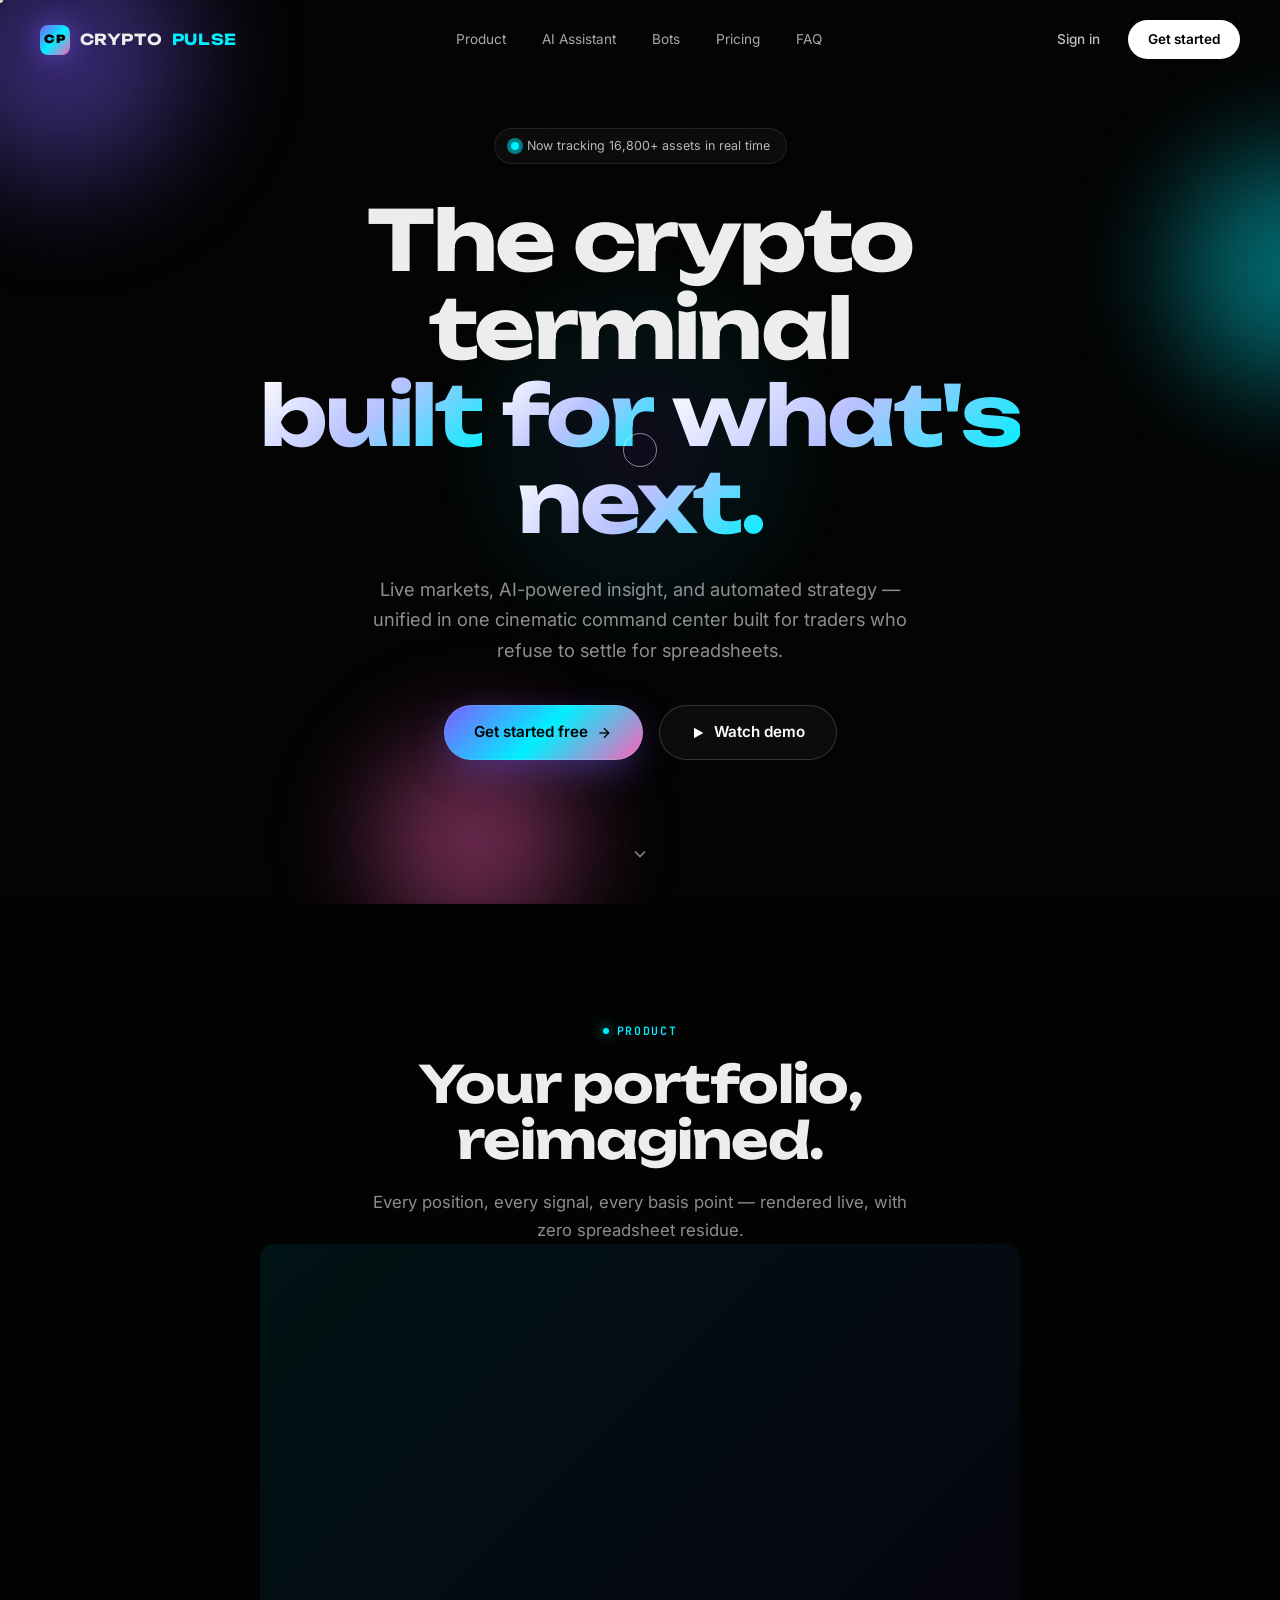
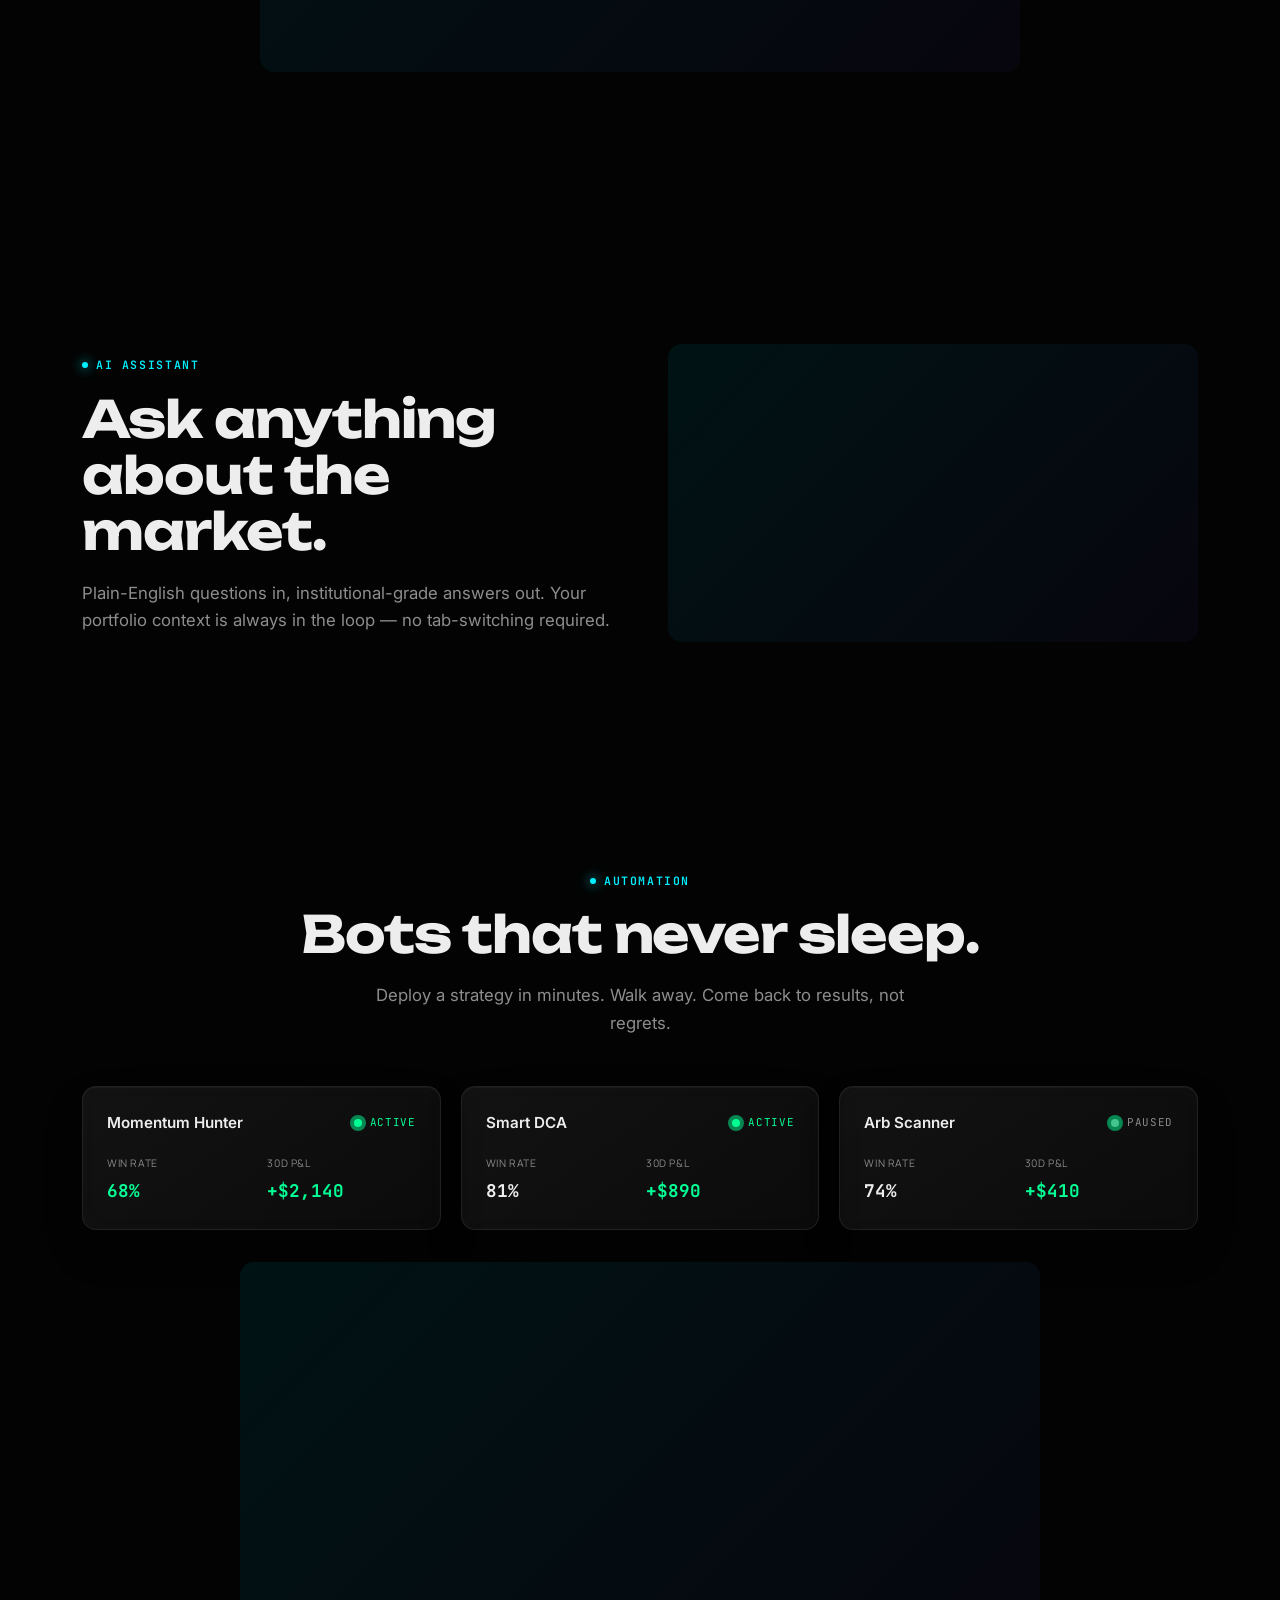
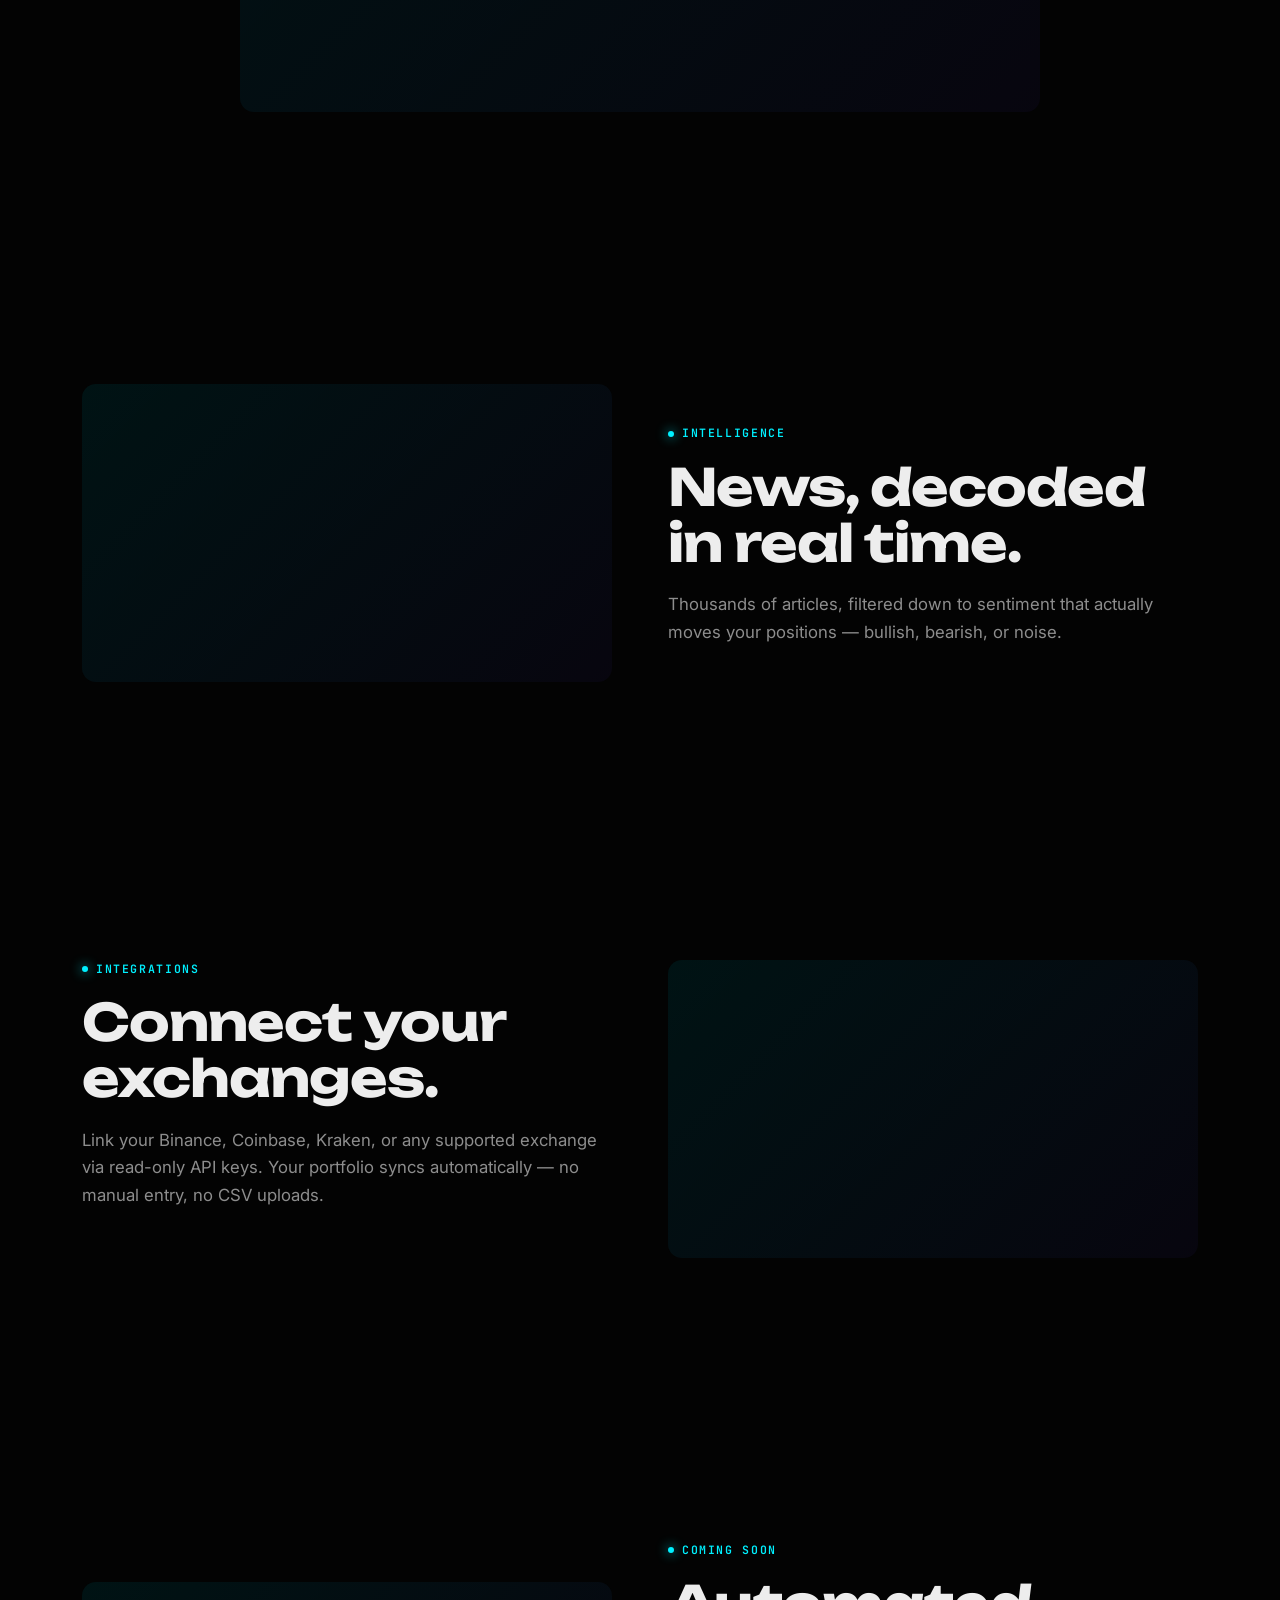
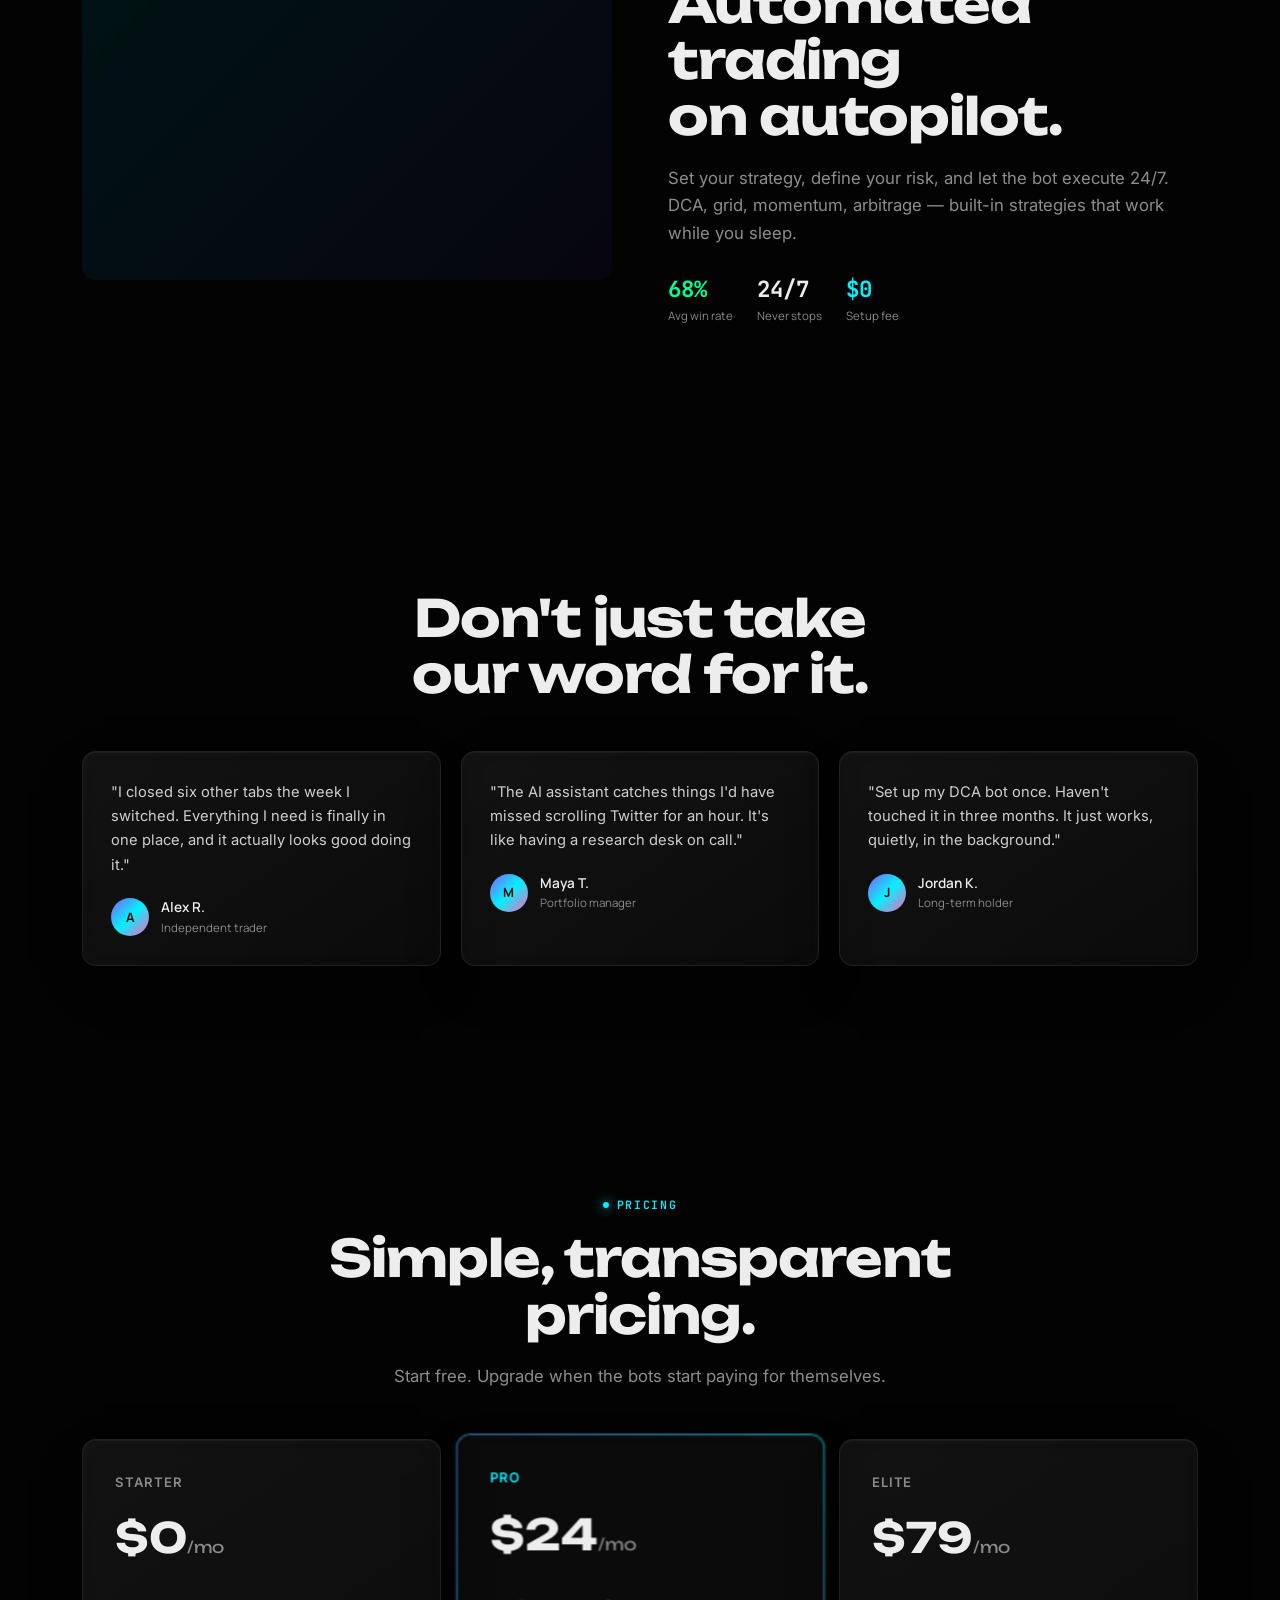
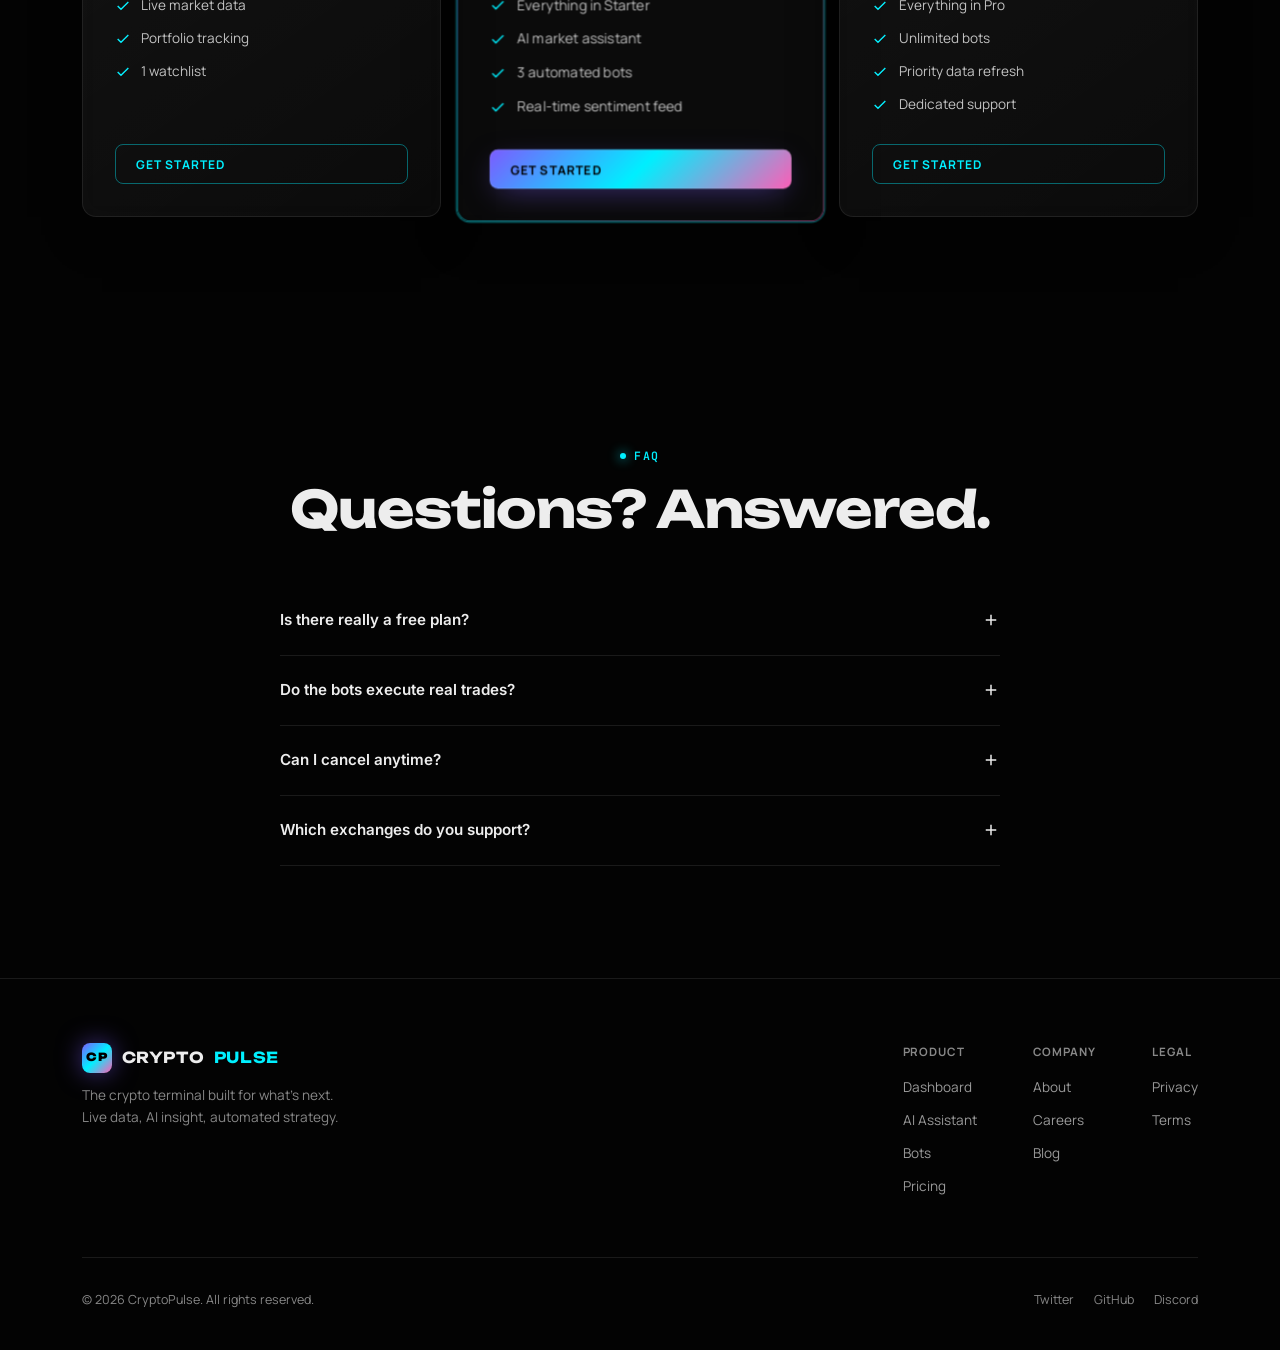
<file: index.html>
<!DOCTYPE html>
<html lang="en">
<head>
<meta charset="UTF-8">
<meta name="viewport" content="width=device-width, initial-scale=1.0">
<title>CryptoPulse — The Crypto Terminal Built for What's Next</title>
<!-- Preconnect to all external domains so connections start immediately -->
<link rel="preconnect" href="https://fonts.googleapis.com">
<link rel="preconnect" href="https://fonts.gstatic.com" crossorigin>
<link rel="preconnect" href="https://cdnjs.cloudflare.com">
<link rel="preconnect" href="https://cryptopulse-backend-ht7y.onrender.com">
<link rel="stylesheet" href="assets/styles.css">
<link rel="stylesheet" href="assets/premium.css">
<script src="https://cdnjs.cloudflare.com/ajax/libs/gsap/3.12.5/gsap.min.js" defer></script>
<style>
body { background: var(--bg-void); overflow-x: hidden; }
.noise-overlay { z-index: 9997; }

/* ── Nav ── */
.lp-nav {
  position: fixed; top: 0; left: 0; right: 0; z-index: 200;
  display: flex; align-items: center; justify-content: space-between;
  padding: 1.25rem 2.5rem; transition: background 0.3s, border-color 0.3s, padding 0.3s;
  border-bottom: 1px solid transparent;
}
.lp-nav.scrolled { background: rgba(3,3,3,0.75); backdrop-filter: blur(16px); border-color: var(--glass-border); padding: 0.9rem 2.5rem; }
.lp-logo { display: flex; align-items: center; gap: 0.6rem; font-family: var(--font-display); font-size: 0.95rem; font-weight: 700; letter-spacing: 0.04em; }
.lp-logo-icon { width: 30px; height: 30px; border-radius: 8px; background: var(--grad-aurora); display: grid; place-items: center; color: #000; font-weight: 900; font-size: 0.7rem; box-shadow: 0 0 24px rgba(124,92,255,0.5); }
.lp-nav-links { display: flex; gap: 2.25rem; font-family: var(--font-sans); font-size: 0.85rem; color: rgba(255,255,255,0.65); }
.lp-nav-links a { transition: color 0.2s; }
.lp-nav-links a:hover { color: #fff; }
.lp-nav-cta { display: flex; gap: 0.75rem; align-items: center; }
.btn-ghost-nav { font-family: var(--font-sans); font-size: 0.85rem; font-weight: 500; color: rgba(255,255,255,0.75); padding: 0.5rem 1rem; transition: color 0.2s; }
.btn-ghost-nav:hover { color: #fff; }
.btn-nav-primary {
  font-family: var(--font-sans); font-size: 0.85rem; font-weight: 600; color: #000;
  background: #fff; padding: 0.55rem 1.25rem; border-radius: 100px; transition: transform 0.2s, box-shadow 0.2s;
}
.btn-nav-primary:hover { box-shadow: 0 8px 24px -6px rgba(255,255,255,0.4); }
@media (max-width: 900px) { .lp-nav-links { display: none; } .lp-nav { padding: 1rem 1.25rem; } }

/* ── Hero ── */
.hero { min-height: 100vh; display: flex; flex-direction: column; align-items: center; justify-content: center; position: relative; padding: 8rem 2rem 4rem; text-align: center; }
.hero-content { position: relative; z-index: 5; max-width: 880px; }
.hero-badge {
  display: inline-flex; align-items: center; gap: 0.5rem; padding: 0.45rem 1rem;
  background: var(--glass-bg); border: 1px solid var(--glass-border); border-radius: 100px;
  font-family: var(--font-sans); font-size: 0.78rem; color: rgba(255,255,255,0.7); margin-bottom: 2rem;
}
.hero-badge .pulse-dot { background: var(--accent-cyan); }
.hero-badge .pulse-dot::after { background: var(--accent-cyan); }
.hero h1 {
  font-family: var(--font-display); font-size: clamp(2.6rem, 6.5vw, 5.2rem); font-weight: 700;
  letter-spacing: -0.03em; line-height: 1.05; margin-bottom: 1.75rem;
}
.hero h1 .word { display: inline-block; }
.hero-sub {
  font-family: var(--font-sans); font-size: 1.15rem; color: rgba(255,255,255,0.55); line-height: 1.65;
  max-width: 560px; margin: 0 auto 2.5rem;
}
.hero-cta { display: flex; gap: 1rem; justify-content: center; flex-wrap: wrap; margin-bottom: 5rem; }
.btn-hero-primary {
  font-family: var(--font-sans); font-weight: 600; font-size: 0.95rem; padding: 0.9rem 1.9rem;
  border-radius: 100px; background: var(--grad-aurora); color: #000; display: inline-flex; align-items: center; gap: 0.5rem;
  box-shadow: 0 0 0 1px rgba(255,255,255,0.1) inset, 0 12px 40px -10px rgba(124,92,255,0.6);
}
.btn-hero-outline {
  font-family: var(--font-sans); font-weight: 600; font-size: 0.95rem; padding: 0.9rem 1.9rem;
  border-radius: 100px; background: var(--glass-bg); border: 1px solid var(--glass-border-strong); color: #fff;
  display: inline-flex; align-items: center; gap: 0.5rem;
}

/* Hero 3D canvas */
.hero-mockup { position: relative; width: 100%; max-width: 920px; height: 400px; margin: 0 auto; z-index: 5; }

/* Hero video backgrounds */
.hero-video-bg {
  position: absolute; inset: 0; z-index: 0; overflow: hidden;
  display: flex; align-items: center; justify-content: center;
}
.hero-video-bg video {
  width: 100%; height: 100%; object-fit: cover; opacity: 0.35;
  filter: blur(1px);
}
.hero-video-bg::after {
  content: ''; position: absolute; inset: 0;
  background: linear-gradient(180deg, rgba(3,3,3,0.4) 0%, rgba(3,3,3,0.8) 70%, var(--bg-void) 100%);
  pointer-events: none;
}
.hero { position: relative; }
.hero-content { position: relative; z-index: 5; }

/* Feature video section */
.feature-video-row { display: grid; grid-template-columns: 1fr 1fr; gap: 2rem; align-items: center; margin-top: 3rem; }
.feature-video-card { border-radius: var(--radius-lg); overflow: hidden; position: relative; aspect-ratio: 16/9; background: #000; }
.feature-video-card video { width: 100%; height: 100%; object-fit: cover; }
.feature-video-card::after {
  content: ''; position: absolute; inset: 0;
  background: linear-gradient(135deg, rgba(0,240,255,0.08) 0%, rgba(124,92,252,0.06) 100%);
  pointer-events: none;
}
@media (max-width: 900px) { .feature-video-row { grid-template-columns: 1fr; } }
.scroll-cue { position: absolute; bottom: 2rem; left: 50%; transform: translateX(-50%); z-index: 5; opacity: 0.5; animation: bounceCue 2s ease-in-out infinite; }
@keyframes bounceCue { 0%,100% { transform: translate(-50%,0); } 50% { transform: translate(-50%,8px); } }

/* ── Generic showcase layout ── */
.showcase-grid { display: grid; grid-template-columns: 1fr 1fr; gap: 3.5rem; align-items: center; margin-top: 3rem; }
.showcase-grid.reverse { direction: rtl; }
.showcase-grid.reverse > * { direction: ltr; }
@media (max-width: 900px) { .showcase-grid { grid-template-columns: 1fr; } }

/* ── Product demo mockup ── */
.demo-panel { padding: 1.75rem; }
.demo-stat-row { display: flex; gap: 1rem; margin-bottom: 1.25rem; }
.demo-stat { flex: 1; padding: 0.9rem; border-radius: var(--radius); background: rgba(255,255,255,0.03); }
.demo-bars { display: flex; align-items: flex-end; gap: 6px; height: 90px; margin-top: 1rem; }
.demo-bar { flex: 1; background: linear-gradient(180deg, var(--accent-cyan), rgba(0,240,255,0.1)); border-radius: 3px 3px 0 0; transition: height 1.2s var(--ease-out-expo); }

/* ── AI assistant chat mockup ── */
.chat-mockup { padding: 1.5rem; display: flex; flex-direction: column; gap: 0.875rem; }
.chat-bubble { max-width: 85%; padding: 0.7rem 1rem; border-radius: 14px; font-family: var(--font-sans); font-size: 0.85rem; line-height: 1.5; }
.chat-bubble.user { background: rgba(255,255,255,0.06); align-self: flex-end; border-radius: 14px 14px 4px 14px; }
.chat-bubble.ai { background: linear-gradient(135deg, rgba(124,92,255,0.15), rgba(0,240,255,0.08)); border: 1px solid rgba(124,92,255,0.2); align-self: flex-start; border-radius: 14px 14px 14px 4px; }
.typing-dots { display: inline-flex; gap: 3px; align-items: center; }
.typing-dots span { width: 5px; height: 5px; border-radius: 50%; background: var(--accent-cyan); animation: typingBounce 1.2s infinite; }
.typing-dots span:nth-child(2) { animation-delay: 0.15s; }
.typing-dots span:nth-child(3) { animation-delay: 0.3s; }
@keyframes typingBounce { 0%,60%,100% { transform: translateY(0); opacity: 0.4; } 30% { transform: translateY(-4px); opacity: 1; } }

/* ── Bots grid ── */
.bots-grid { display: grid; grid-template-columns: repeat(3, 1fr); gap: 1.25rem; margin-top: 3rem; }
.bot-card { padding: 1.5rem; }
.bot-card-header { display: flex; align-items: center; justify-content: space-between; margin-bottom: 1.25rem; }
.bot-name { font-family: var(--font-sans); font-weight: 600; font-size: 0.95rem; }
.bot-status { display: flex; align-items: center; gap: 0.5rem; font-family: var(--font-mono); font-size: 0.68rem; color: var(--accent-green); text-transform: uppercase; letter-spacing: 0.06em; }
.bot-stat-grid { display: grid; grid-template-columns: 1fr 1fr; gap: 0.75rem; }
.bot-stat-label { font-size: 0.65rem; color: var(--fg-muted); text-transform: uppercase; letter-spacing: 0.06em; margin-bottom: 0.3rem; }
.bot-stat-val { font-family: var(--font-mono); font-size: 1.1rem; font-weight: 700; }
@media (max-width: 900px) { .bots-grid { grid-template-columns: 1fr; } }

/* ── News intelligence mockup ── */
.news-mockup-list { display: flex; flex-direction: column; gap: 0.75rem; }
.news-mockup-item { padding: 1rem 1.1rem; display: flex; align-items: center; gap: 1rem; }
.sentiment-badge { font-family: var(--font-mono); font-size: 0.62rem; font-weight: 700; padding: 0.25rem 0.6rem; border-radius: 100px; text-transform: uppercase; letter-spacing: 0.05em; flex-shrink: 0; }
.sentiment-bull { background: rgba(0,255,148,0.12); color: var(--accent-green); }
.sentiment-bear { background: rgba(255,46,46,0.12); color: #ff5e5e; }
.sentiment-neutral { background: rgba(255,255,255,0.08); color: rgba(255,255,255,0.6); }

/* ── Testimonials ── */
.testi-grid { display: grid; grid-template-columns: repeat(3, 1fr); gap: 1.25rem; margin-top: 3rem; }
.testi-card { padding: 1.75rem; }
.testi-quote { font-family: var(--font-sans); font-size: 0.92rem; line-height: 1.65; color: rgba(255,255,255,0.8); margin-bottom: 1.25rem; }
.testi-author { display: flex; align-items: center; gap: 0.75rem; }
.testi-avatar { width: 38px; height: 38px; border-radius: 50%; background: var(--grad-aurora); display: grid; place-items: center; font-weight: 700; font-size: 0.8rem; color: #000; }
.testi-name { font-size: 0.85rem; font-weight: 600; }
.testi-role { font-size: 0.72rem; color: var(--fg-muted); }
@media (max-width: 900px) { .testi-grid { grid-template-columns: 1fr; } }

/* ── Pricing ── */
.pricing-grid { display: grid; grid-template-columns: repeat(3, 1fr); gap: 1.25rem; margin-top: 3rem; align-items: stretch; }
.price-card { padding: 2rem; display: flex; flex-direction: column; }
.price-card.featured { border-color: rgba(0,240,255,0.4) !important; transform: scale(1.03); }
.price-tier { font-family: var(--font-sans); font-size: 0.82rem; font-weight: 600; color: var(--fg-muted); text-transform: uppercase; letter-spacing: 0.06em; margin-bottom: 0.75rem; }
.price-amount { font-family: var(--font-display); font-size: 2.6rem; font-weight: 700; margin-bottom: 1.5rem; }
.price-amount span { font-size: 1rem; font-weight: 400; color: var(--fg-muted); }
.price-features { display: flex; flex-direction: column; gap: 0.7rem; margin-bottom: 1.75rem; flex: 1; }
.price-feature { display: flex; align-items: center; gap: 0.65rem; font-size: 0.85rem; color: rgba(255,255,255,0.75); }
.price-feature svg { flex-shrink: 0; color: var(--accent-cyan); }
@media (max-width: 900px) { .pricing-grid { grid-template-columns: 1fr; } .price-card.featured { transform: none; } }

/* ── FAQ ── */
.faq-list { max-width: 720px; margin: 3rem auto 0; }
.faq-item { border-bottom: 1px solid var(--glass-border); padding: 1.4rem 0; cursor: pointer; }
.faq-q { display: flex; align-items: center; justify-content: space-between; font-family: var(--font-sans); font-weight: 600; font-size: 0.95rem; }
.faq-icon { transition: transform 0.3s var(--ease-out-expo); flex-shrink: 0; }
.faq-item.open .faq-icon { transform: rotate(45deg); }
.faq-a { font-family: var(--font-sans); font-size: 0.85rem; color: rgba(255,255,255,0.55); line-height: 1.65; max-height: 0; overflow: hidden; transition: max-height 0.35s var(--ease-out-expo), opacity 0.3s; opacity: 0; }
.faq-item.open .faq-a { max-height: 200px; opacity: 1; margin-top: 0.9rem; }

/* ── Footer ── */
.lp-footer { border-top: 1px solid var(--glass-border); padding: 4rem 0 2.5rem; }
.footer-top { display: flex; justify-content: space-between; gap: 3rem; margin-bottom: 3rem; flex-wrap: wrap; }
.footer-brand-sub { font-size: 0.85rem; color: var(--fg-muted); margin-top: 0.75rem; max-width: 260px; line-height: 1.6; }
.footer-cols { display: flex; gap: 3.5rem; flex-wrap: wrap; }
.footer-col-title { font-size: 0.72rem; font-weight: 700; letter-spacing: 0.08em; text-transform: uppercase; color: var(--fg-muted); margin-bottom: 1rem; }
.footer-col a { display: block; font-size: 0.85rem; color: rgba(255,255,255,0.6); margin-bottom: 0.7rem; transition: color 0.2s; }
.footer-col a:hover { color: #fff; }
.footer-bottom { display: flex; justify-content: space-between; align-items: center; padding-top: 2rem; border-top: 1px solid var(--glass-border); font-size: 0.78rem; color: var(--fg-muted); flex-wrap: wrap; gap: 1rem; }
</style>
</head>
<body>

<div class="noise-overlay"></div>

<nav class="lp-nav" id="lp-nav">
  <div class="lp-logo"><div class="lp-logo-icon">CP</div>CRYPTO<span style="color:var(--accent-cyan)">PULSE</span></div>
  <div class="lp-nav-links">
    <a href="#product">Product</a>
    <a href="#ai">AI Assistant</a>
    <a href="#bots">Bots</a>
    <a href="#pricing">Pricing</a>
    <a href="#faq">FAQ</a>
  </div>
  <div class="lp-nav-cta">
    <a href="login.html" class="btn-ghost-nav">Sign in</a>
    <a href="login.html" class="btn-nav-primary" data-magnetic>Get started</a>
  </div>
</nav>

<!-- ── HERO ── -->
<section class="hero">
  <div class="hero-video-bg">
    <video autoplay muted loop playsinline preload="metadata">
      <source src="assets/hero-video-1.mp4" type="video/mp4">
    </video>
  </div>
  <div class="aurora-bg"><div class="aurora-blob b1"></div><div class="aurora-blob b2"></div><div class="aurora-blob b3"></div></div>
  <div class="hero-content">
    <div class="hero-badge" id="hero-badge"><span class="pulse-dot"></span> Now tracking 16,800+ assets in real time</div>
    <h1 id="hero-title">
      <span class="word">The</span> <span class="word">crypto</span> <span class="word">terminal</span><br>
      <span class="word text-gradient">built</span> <span class="word text-gradient">for</span> <span class="word text-gradient">what's</span> <span class="word text-gradient">next.</span>
    </h1>
    <p class="hero-sub" id="hero-sub">Live markets, AI-powered insight, and automated strategy — unified in one cinematic command center built for traders who refuse to settle for spreadsheets.</p>
    <div class="hero-cta" id="hero-cta">
      <a href="login.html" class="btn-hero-primary" data-magnetic>
        Get started free
        <svg width="16" height="16" viewBox="0 0 24 24" fill="none" stroke="currentColor" stroke-width="2"><line x1="5" y1="12" x2="19" y2="12"/><polyline points="12 5 19 12 12 19"/></svg>
      </a>
      <a href="#product" class="btn-hero-outline" data-magnetic>
        <svg width="16" height="16" viewBox="0 0 24 24" fill="currentColor"><polygon points="6 4 20 12 6 20"/></svg>
        Watch demo
      </a>
    </div>
  </div>

  </div>

  <a href="#product" class="scroll-cue"><svg width="20" height="20" viewBox="0 0 24 24" fill="none" stroke="white" stroke-width="2"><polyline points="6 9 12 15 18 9"/></svg></a>
</section>

<!-- ── PRODUCT DEMO ── -->
<section class="section" id="product">
  <div class="section-inner">
    <div style="text-align:center;max-width:680px;margin:0 auto">
      <div class="eyebrow" data-reveal>Product</div>
      <h2 class="section-title" data-reveal>Your portfolio,<br>reimagined.</h2>
      <p class="section-sub" style="margin:0 auto" data-reveal data-reveal-delay="1">Every position, every signal, every basis point — rendered live, with zero spreadsheet residue.</p>
    </div>
    <div class="feature-video-card" style="max-width:760px;margin:0 auto" data-reveal data-reveal-delay="2">
      <video autoplay muted loop playsinline preload="metadata" loading="lazy">
        <source src="assets/hero-video-2.mp4" type="video/mp4">
      </video>
    </div>
  </div>
</section>

<!-- ── AI ASSISTANT ── -->
<section class="section" id="ai">
  <div class="section-inner">
    <div class="showcase-grid">
      <div>
        <div class="eyebrow" data-reveal>AI Assistant</div>
        <h2 class="section-title" data-reveal>Ask anything<br>about the market.</h2>
        <p class="section-sub" data-reveal data-reveal-delay="1">Plain-English questions in, institutional-grade answers out. Your portfolio context is always in the loop — no tab-switching required.</p>
      </div>
      <div class="feature-video-card" data-reveal data-reveal-delay="2">
        <video autoplay muted loop playsinline preload="metadata" loading="lazy">
          <source src="assets/vid-ai.mp4" type="video/mp4">
        </video>
      </div>
    </div>
  </div>
</section>

<!-- ── TRADING BOTS ── -->
<section class="section" id="bots">
  <div class="section-inner">
    <div style="text-align:center;max-width:680px;margin:0 auto">
      <div class="eyebrow" data-reveal>Automation</div>
      <h2 class="section-title" data-reveal>Bots that never sleep.</h2>
      <p class="section-sub" style="margin:0 auto" data-reveal data-reveal-delay="1">Deploy a strategy in minutes. Walk away. Come back to results, not regrets.</p>
    </div>
    <div class="bots-grid">
      <div class="card bot-card" data-reveal data-reveal-delay="1">
        <div class="bot-card-header"><span class="bot-name">Momentum Hunter</span><span class="bot-status"><span class="pulse-dot"></span>Active</span></div>
        <div class="bot-stat-grid">
          <div><div class="bot-stat-label">Win rate</div><div class="bot-stat-val" style="color:var(--accent-green)">68%</div></div>
          <div><div class="bot-stat-label">30d P&L</div><div class="bot-stat-val" style="color:var(--accent-green)">+$2,140</div></div>
        </div>
      </div>
      <div class="card bot-card" data-reveal data-reveal-delay="2">
        <div class="bot-card-header"><span class="bot-name">Smart DCA</span><span class="bot-status"><span class="pulse-dot"></span>Active</span></div>
        <div class="bot-stat-grid">
          <div><div class="bot-stat-label">Win rate</div><div class="bot-stat-val">81%</div></div>
          <div><div class="bot-stat-label">30d P&L</div><div class="bot-stat-val" style="color:var(--accent-green)">+$890</div></div>
        </div>
      </div>
      <div class="card bot-card" data-reveal data-reveal-delay="3">
        <div class="bot-card-header"><span class="bot-name">Arb Scanner</span><span class="bot-status" style="color:var(--fg-muted)"><span class="pulse-dot" style="background:var(--fg-muted)"></span>Paused</span></div>
        <div class="bot-stat-grid">
          <div><div class="bot-stat-label">Win rate</div><div class="bot-stat-val">74%</div></div>
          <div><div class="bot-stat-label">30d P&L</div><div class="bot-stat-val" style="color:var(--accent-green)">+$410</div></div>
        </div>
      </div>
    </div>
    <div class="feature-video-card" style="max-width:800px;margin:2rem auto 0" data-reveal data-reveal-delay="4">
      <video autoplay muted loop playsinline preload="metadata" loading="lazy">
        <source src="assets/vid-product.mp4" type="video/mp4">
      </video>
    </div>
  </div>
</section>

<!-- ── NEWS INTELLIGENCE ── -->
<section class="section" id="news">
  <div class="section-inner">
    <div class="showcase-grid reverse">
      <div>
        <div class="eyebrow" data-reveal>Intelligence</div>
        <h2 class="section-title" data-reveal>News, decoded<br>in real time.</h2>
        <p class="section-sub" data-reveal data-reveal-delay="1">Thousands of articles, filtered down to sentiment that actually moves your positions — bullish, bearish, or noise.</p>
      </div>
      <div class="feature-video-card" data-reveal data-reveal-delay="2">
        <video autoplay muted loop playsinline preload="metadata" loading="lazy">
          <source src="assets/vid-news.mp4" type="video/mp4">
        </video>
      </div>
    </div>
  </div>
</section>

<!-- ── EXCHANGE CONNECTION ── -->
<section class="section" id="exchange">
  <div class="section-inner">
    <div class="showcase-grid">
      <div>
        <div class="eyebrow" data-reveal>Integrations</div>
        <h2 class="section-title" data-reveal>Connect your<br>exchanges.</h2>
        <p class="section-sub" data-reveal data-reveal-delay="1">Link your Binance, Coinbase, Kraken, or any supported exchange via read-only API keys. Your portfolio syncs automatically — no manual entry, no CSV uploads.</p>
        <div style="display:flex;gap:0.75rem;margin-top:1.5rem;flex-wrap:wrap" data-reveal data-reveal-delay="2">
          <span class="sentiment-badge sentiment-bull" style="font-size:0.72rem;padding:0.35rem 0.8rem">Binance</span>
          <span class="sentiment-badge sentiment-bull" style="font-size:0.72rem;padding:0.35rem 0.8rem">Coinbase</span>
          <span class="sentiment-badge sentiment-bull" style="font-size:0.72rem;padding:0.35rem 0.8rem">Kraken</span>
          <span class="sentiment-badge sentiment-neutral" style="font-size:0.72rem;padding:0.35rem 0.8rem">+12 more</span>
        </div>
      </div>
      <div class="feature-video-card" data-reveal data-reveal-delay="2">
        <video id="vid-exchange" autoplay muted loop playsinline preload="metadata" loading="lazy">
          <source src="assets/vid-exchange.mp4" type="video/mp4">
        </video>
      </div>
    </div>
  </div>
</section>

<!-- ── TRADING BOT ── -->
<section class="section" id="trading-bot">
  <div class="section-inner">
    <div class="showcase-grid reverse">
      <div>
        <div class="eyebrow" data-reveal>Coming Soon</div>
        <h2 class="section-title" data-reveal>Automated trading<br>on autopilot.</h2>
        <p class="section-sub" data-reveal data-reveal-delay="1">Set your strategy, define your risk, and let the bot execute 24/7. DCA, grid, momentum, arbitrage — built-in strategies that work while you sleep.</p>
        <div style="display:flex;gap:1.5rem;margin-top:1.5rem" data-reveal data-reveal-delay="2">
          <div><div style="font-family:var(--font-mono);font-size:1.4rem;font-weight:700;color:var(--accent-green)">68%</div><div style="font-size:0.72rem;color:var(--fg-muted)">Avg win rate</div></div>
          <div><div style="font-family:var(--font-mono);font-size:1.4rem;font-weight:700">24/7</div><div style="font-size:0.72rem;color:var(--fg-muted)">Never stops</div></div>
          <div><div style="font-family:var(--font-mono);font-size:1.4rem;font-weight:700;color:var(--accent-cyan)">$0</div><div style="font-size:0.72rem;color:var(--fg-muted)">Setup fee</div></div>
        </div>
      </div>
      <div class="feature-video-card" data-reveal data-reveal-delay="2">
        <video autoplay muted loop playsinline preload="metadata" loading="lazy">
          <source src="assets/vid-bot.mp4" type="video/mp4">
        </video>
      </div>
    </div>
  </div>
</section>

<!-- ── TESTIMONIALS ── -->
<section class="section">
  <div class="section-inner">
    <div style="text-align:center;max-width:680px;margin:0 auto">
      <div class="eyebrow" data-reveal>Loved by traders</div>
      <h2 class="section-title" data-reveal>Don't just take<br>our word for it.</h2>
    </div>
    <div class="testi-grid">
      <div class="card testi-card" data-reveal data-reveal-delay="1">
        <div class="testi-quote">"I closed six other tabs the week I switched. Everything I need is finally in one place, and it actually looks good doing it."</div>
        <div class="testi-author"><div class="testi-avatar">A</div><div><div class="testi-name">Alex R.</div><div class="testi-role">Independent trader</div></div></div>
      </div>
      <div class="card testi-card" data-reveal data-reveal-delay="2">
        <div class="testi-quote">"The AI assistant catches things I'd have missed scrolling Twitter for an hour. It's like having a research desk on call."</div>
        <div class="testi-author"><div class="testi-avatar">M</div><div><div class="testi-name">Maya T.</div><div class="testi-role">Portfolio manager</div></div></div>
      </div>
      <div class="card testi-card" data-reveal data-reveal-delay="3">
        <div class="testi-quote">"Set up my DCA bot once. Haven't touched it in three months. It just works, quietly, in the background."</div>
        <div class="testi-author"><div class="testi-avatar">J</div><div><div class="testi-name">Jordan K.</div><div class="testi-role">Long-term holder</div></div></div>
      </div>
    </div>
  </div>
</section>

<!-- ── PRICING ── -->
<section class="section" id="pricing">
  <div class="section-inner">
    <div style="text-align:center;max-width:680px;margin:0 auto">
      <div class="eyebrow" data-reveal>Pricing</div>
      <h2 class="section-title" data-reveal>Simple, transparent pricing.</h2>
      <p class="section-sub" style="margin:0 auto" data-reveal data-reveal-delay="1">Start free. Upgrade when the bots start paying for themselves.</p>
    </div>
    <div class="pricing-grid">
      <div class="card price-card" data-reveal data-reveal-delay="1">
        <div class="price-tier">Starter</div>
        <div class="price-amount">$0<span>/mo</span></div>
        <div class="price-features">
          <div class="price-feature"><svg width="16" height="16" viewBox="0 0 24 24" fill="none" stroke="currentColor" stroke-width="2"><polyline points="20 6 9 17 4 12"/></svg>Live market data</div>
          <div class="price-feature"><svg width="16" height="16" viewBox="0 0 24 24" fill="none" stroke="currentColor" stroke-width="2"><polyline points="20 6 9 17 4 12"/></svg>Portfolio tracking</div>
          <div class="price-feature"><svg width="16" height="16" viewBox="0 0 24 24" fill="none" stroke="currentColor" stroke-width="2"><polyline points="20 6 9 17 4 12"/></svg>1 watchlist</div>
        </div>
        <a href="login.html" class="btn btn-outline w-full" data-magnetic>Get started</a>
      </div>
      <div class="card price-card featured grad-border shimmer-sweep" data-reveal data-reveal-delay="2">
        <div class="price-tier" style="color:var(--accent-cyan)">Pro</div>
        <div class="price-amount">$24<span>/mo</span></div>
        <div class="price-features">
          <div class="price-feature"><svg width="16" height="16" viewBox="0 0 24 24" fill="none" stroke="currentColor" stroke-width="2"><polyline points="20 6 9 17 4 12"/></svg>Everything in Starter</div>
          <div class="price-feature"><svg width="16" height="16" viewBox="0 0 24 24" fill="none" stroke="currentColor" stroke-width="2"><polyline points="20 6 9 17 4 12"/></svg>AI market assistant</div>
          <div class="price-feature"><svg width="16" height="16" viewBox="0 0 24 24" fill="none" stroke="currentColor" stroke-width="2"><polyline points="20 6 9 17 4 12"/></svg>3 automated bots</div>
          <div class="price-feature"><svg width="16" height="16" viewBox="0 0 24 24" fill="none" stroke="currentColor" stroke-width="2"><polyline points="20 6 9 17 4 12"/></svg>Real-time sentiment feed</div>
        </div>
        <a href="login.html" class="btn btn-primary w-full" data-magnetic>Get started</a>
      </div>
      <div class="card price-card" data-reveal data-reveal-delay="3">
        <div class="price-tier">Elite</div>
        <div class="price-amount">$79<span>/mo</span></div>
        <div class="price-features">
          <div class="price-feature"><svg width="16" height="16" viewBox="0 0 24 24" fill="none" stroke="currentColor" stroke-width="2"><polyline points="20 6 9 17 4 12"/></svg>Everything in Pro</div>
          <div class="price-feature"><svg width="16" height="16" viewBox="0 0 24 24" fill="none" stroke="currentColor" stroke-width="2"><polyline points="20 6 9 17 4 12"/></svg>Unlimited bots</div>
          <div class="price-feature"><svg width="16" height="16" viewBox="0 0 24 24" fill="none" stroke="currentColor" stroke-width="2"><polyline points="20 6 9 17 4 12"/></svg>Priority data refresh</div>
          <div class="price-feature"><svg width="16" height="16" viewBox="0 0 24 24" fill="none" stroke="currentColor" stroke-width="2"><polyline points="20 6 9 17 4 12"/></svg>Dedicated support</div>
        </div>
        <a href="login.html" class="btn btn-outline w-full" data-magnetic>Get started</a>
      </div>
    </div>
  </div>
</section>

<!-- ── FAQ ── -->
<section class="section" id="faq">
  <div class="section-inner">
    <div style="text-align:center">
      <div class="eyebrow" data-reveal>FAQ</div>
      <h2 class="section-title" data-reveal>Questions? Answered.</h2>
    </div>
    <div class="faq-list" id="faq-list">
      <div class="faq-item" data-reveal>
        <div class="faq-q">Is there really a free plan? <svg class="faq-icon" width="18" height="18" viewBox="0 0 24 24" fill="none" stroke="currentColor" stroke-width="2"><line x1="12" y1="5" x2="12" y2="19"/><line x1="5" y1="12" x2="19" y2="12"/></svg></div>
        <div class="faq-a">Yes — Starter is free indefinitely, no card required. It covers live prices, portfolio tracking, and a single watchlist.</div>
      </div>
      <div class="faq-item" data-reveal>
        <div class="faq-q">Do the bots execute real trades? <svg class="faq-icon" width="18" height="18" viewBox="0 0 24 24" fill="none" stroke="currentColor" stroke-width="2"><line x1="12" y1="5" x2="12" y2="19"/><line x1="5" y1="12" x2="19" y2="12"/></svg></div>
        <div class="faq-a">Bots run against connected exchange accounts you authorize. You stay in full control of position sizing and can pause any bot instantly.</div>
      </div>
      <div class="faq-item" data-reveal>
        <div class="faq-q">Can I cancel anytime? <svg class="faq-icon" width="18" height="18" viewBox="0 0 24 24" fill="none" stroke="currentColor" stroke-width="2"><line x1="12" y1="5" x2="12" y2="19"/><line x1="5" y1="12" x2="19" y2="12"/></svg></div>
        <div class="faq-a">Yes, anytime, no questions asked. You'll keep access through the end of your current billing period.</div>
      </div>
      <div class="faq-item" data-reveal>
        <div class="faq-q">Which exchanges do you support? <svg class="faq-icon" width="18" height="18" viewBox="0 0 24 24" fill="none" stroke="currentColor" stroke-width="2"><line x1="12" y1="5" x2="12" y2="19"/><line x1="5" y1="12" x2="19" y2="12"/></svg></div>
        <div class="faq-a">We're rolling out exchange connections progressively. Live market data and portfolio tracking work everywhere from day one.</div>
      </div>
    </div>
  </div>
</section>

<!-- ── FOOTER ── -->
<footer class="lp-footer">
  <div class="section-inner">
    <div class="footer-top">
      <div>
        <div class="lp-logo"><div class="lp-logo-icon">CP</div>CRYPTO<span style="color:var(--accent-cyan)">PULSE</span></div>
        <div class="footer-brand-sub">The crypto terminal built for what's next. Live data, AI insight, automated strategy.</div>
      </div>
      <div class="footer-cols">
        <div class="footer-col"><div class="footer-col-title">Product</div><a href="#product">Dashboard</a><a href="#ai">AI Assistant</a><a href="#bots">Bots</a><a href="#pricing">Pricing</a></div>
        <div class="footer-col"><div class="footer-col-title">Company</div><a href="#">About</a><a href="#">Careers</a><a href="#">Blog</a></div>
        <div class="footer-col"><div class="footer-col-title">Legal</div><a href="#">Privacy</a><a href="#">Terms</a></div>
      </div>
    </div>
    <div class="footer-bottom">
      <div>© 2026 CryptoPulse. All rights reserved.</div>
      <div style="display:flex;gap:1.25rem"><a href="#">Twitter</a><a href="#">GitHub</a><a href="#">Discord</a></div>
    </div>
  </div>
</footer>

<script src="assets/app.js" defer></script>
<script src="assets/premium.js" defer></script>
<script>
// Nav scroll state
window.addEventListener('scroll', () => {
  document.getElementById('lp-nav').classList.toggle('scrolled', window.scrollY > 20);
});

// Hero GSAP entrance
window.addEventListener('DOMContentLoaded', () => {
  if (window.gsap) {
    gsap.set('#hero-title .word', { opacity: 0, y: 24 });
    gsap.set('#hero-badge, #hero-sub, #hero-cta', { opacity: 0, y: 16 });

    gsap.timeline()
      .to('#hero-badge', { opacity: 1, y: 0, duration: 0.6, ease: 'power3.out' })
      .to('#hero-title .word', { opacity: 1, y: 0, duration: 0.7, stagger: 0.045, ease: 'power3.out' }, '-=0.3')
      .to('#hero-sub', { opacity: 1, y: 0, duration: 0.6, ease: 'power3.out' }, '-=0.2')
      .to('#hero-cta', { opacity: 1, y: 0, duration: 0.6, ease: 'power3.out' }, '-=0.3');
  }

  // FAQ accordion
  document.querySelectorAll('.faq-item').forEach(item => {
    item.addEventListener('click', () => {
      const wasOpen = item.classList.contains('open');
      document.querySelectorAll('.faq-item').forEach(i => i.classList.remove('open'));
      if (!wasOpen) item.classList.add('open');
    });
  });

  // 3D scene removed per user request

  // Exchange video: unmute when visible, mute when hidden
  var exchangeVid = document.getElementById('vid-exchange');
  if (exchangeVid) {
    var vidObs = new IntersectionObserver(function(entries) {
      entries.forEach(function(entry) {
        if (entry.isIntersecting) { exchangeVid.muted = false; exchangeVid.play(); }
        else { exchangeVid.muted = true; }
      });
    }, { threshold: 0.4 });
    vidObs.observe(exchangeVid);
  }
});
</script>

<script>
// Wake up the Render backend immediately so it's ready when user clicks login.
// Render free tier sleeps after 15min — this silent ping starts the 30-60s
// wake-up in the background, so the user never waits.
(function wakeBackend() {
  try {
    fetch('https://cryptopulse-backend-ht7y.onrender.com/health', {
      method: 'GET', mode: 'no-cors', cache: 'no-store'
    }).catch(function(){});
  } catch(e) {}
})();
</script>
</body>
</html>
</file>
<file: assets/styles.css>
@import url('https://fonts.googleapis.com/css2?family=JetBrains+Mono:wght@400;500;700&family=Manrope:wght@300;400;500;600;700&family=Unbounded:wght@300;400;600;700;900&display=swap');

:root {
  --bg: #050505;
  --bg-card: #0A0A0A;
  --bg-muted: #1A1A1A;
  --fg: #EDEDED;
  --fg-card: #FFFFFF;
  --fg-muted: #888888;
  --primary: #00F0FF;
  --primary-dim: rgba(0,240,255,0.15);
  --secondary: #00FF94;
  --secondary-dim: rgba(0,255,148,0.15);
  --danger: #FF2E2E;
  --danger-dim: rgba(255,46,46,0.15);
  --border: #1F1F1F;
  --border-glow: rgba(0,240,255,0.3);
  --radius: 8px;
  --radius-sm: 6px;
  --radius-lg: 14px;
  --shadow-neon: 0 0 30px -8px rgba(0,240,255,0.35);
  --shadow-card: 0 8px 32px -10px rgba(0,0,0,0.6);
  --space-1: 0.5rem;
  --space-2: 0.875rem;
  --space-3: 1.25rem;
  --space-4: 1.75rem;
  --space-5: 2.5rem;
  --font-body: 'Manrope', system-ui, sans-serif;
  --font-heading: 'Unbounded', sans-serif;
  --font-mono: 'JetBrains Mono', monospace;

  --premium-gold: #F7B731;
  --premium-gold-dim: rgba(247,183,49,0.15);
  --premium-glow: rgba(0,240,255,0.25);
  --premium-violet: #7C5CFC;
  --premium-pink: #FF5FB8;
  --grad-premium: linear-gradient(135deg, var(--premium-violet) 0%, var(--primary) 50%, var(--premium-pink) 100%);
  --data-positive: #00FF94;
  --data-negative: #FF2E2E;
  --data-neutral: #888888;
}

*, *::before, *::after { box-sizing: border-box; margin: 0; padding: 0; }

html { font-size: 16px; scroll-behavior: smooth; }

body {
  background: var(--bg);
  color: var(--fg);
  font-family: var(--font-body);
  line-height: 1.6;
  min-height: 100vh;
  -webkit-font-smoothing: antialiased;
}

/* ── Typography ── */
h1, h2, h3, h4 { font-family: var(--font-heading); line-height: 1.2; }
h1 { font-size: clamp(2rem, 5vw, 4rem); font-weight: 900; letter-spacing: -0.04em; }
h2 { font-size: clamp(1.5rem, 3vw, 2.5rem); font-weight: 700; letter-spacing: -0.02em; }
h3 { font-size: 1.25rem; font-weight: 700; }
h4 { font-size: 1rem; font-weight: 600; }
.mono { font-family: var(--font-mono); }
.label { font-size: 0.7rem; font-weight: 600; letter-spacing: 0.12em; text-transform: uppercase; color: var(--fg-muted); }
.muted { color: var(--fg-muted); }
a { color: inherit; text-decoration: none; }

/* ── Layout ── */
.container { max-width: 1400px; margin: 0 auto; padding: 0 1.5rem; }
.app-layout { display: flex; min-height: 100vh; }

/* ── Sidebar ── */
.sidebar {
  width: 240px;
  min-height: 100vh;
  background: rgba(0,0,0,0.8);
  backdrop-filter: blur(24px);
  border-right: 1px solid var(--border);
  display: flex;
  flex-direction: column;
  position: fixed;
  left: 0; top: 0; bottom: 0;
  z-index: 100;
}
.sidebar-logo {
  padding: 1.5rem 1.25rem;
  border-bottom: 1px solid var(--border);
  display: flex; align-items: center; gap: 0.75rem;
}
.sidebar-logo-icon {
  width: 32px; height: 32px;
  background: var(--primary);
  border-radius: var(--radius);
  display: grid; place-items: center;
  color: #000;
  font-family: var(--font-heading);
  font-weight: 900;
  font-size: 0.8rem;
  box-shadow: var(--shadow-neon);
}
.sidebar-logo-text { font-family: var(--font-heading); font-weight: 700; font-size: 0.85rem; letter-spacing: 0.05em; }
.sidebar-logo-text span { color: var(--primary); }
.sidebar-nav { padding: 1rem 0.75rem; flex: 1; display: flex; flex-direction: column; gap: 0.25rem; }
.nav-section-label { font-size: 0.6rem; font-weight: 700; letter-spacing: 0.15em; text-transform: uppercase; color: var(--fg-muted); padding: 0.5rem 0.5rem 0.25rem; margin-top: 0.5rem; }
.nav-link {
  display: flex; align-items: center; gap: 0.75rem;
  padding: 0.6rem 0.75rem;
  border-radius: var(--radius);
  color: var(--fg-muted);
  font-size: 0.85rem; font-weight: 500;
  transition: color 0.15s, background 0.15s;
  cursor: pointer;
}
.nav-link:hover { color: var(--fg); background: var(--bg-muted); }
.nav-link.active { color: var(--primary); background: var(--primary-dim); }
.nav-link svg { flex-shrink: 0; }
.sidebar-bottom { padding: 1rem 0.75rem; border-top: 1px solid var(--border); }

/* ── Main Content ── */
.main-content { margin-left: 240px; flex: 1; display: flex; flex-direction: column; min-height: 100vh; overflow: hidden; }
.topbar {
  position: sticky; top: 0; z-index: 90;
  background: rgba(5,5,5,0.85);
  backdrop-filter: blur(20px);
  border-bottom: 1px solid var(--border);
  padding: 0.75rem 1.5rem;
  display: flex; align-items: center; gap: 1rem;
}
.page-content { padding: 1.5rem; flex: 1; }

/* ── Cards ── */
.card {
  background: var(--bg-card);
  border: 1px solid var(--border);
  border-radius: var(--radius-lg);
  padding: 1.5rem 1.625rem;
  position: relative;
  overflow: hidden;
}
.card::before {
  content: '';
  position: absolute; inset: 0;
  background: linear-gradient(145deg, rgba(255,255,255,0.03) 0%, transparent 100%);
  pointer-events: none;
}
.card-hover { transition: border-color 0.2s; }
.card-hover:hover { border-color: rgba(0,240,255,0.3); }
.card-glow { box-shadow: var(--shadow-neon); border-color: rgba(0,240,255,0.3); }
.card-header { display: flex; align-items: center; justify-content: space-between; margin-bottom: 1.25rem; }
.card-title { font-family: var(--font-heading); font-size: 0.78rem; font-weight: 600; letter-spacing: 0.08em; text-transform: uppercase; color: var(--fg-muted); }

/* ── Stat Cards ── */
.stat-card { }
.stat-value { font-family: var(--font-mono); font-size: 1.75rem; font-weight: 700; color: var(--fg-card); margin-bottom: 0.4rem; letter-spacing: -0.01em; }
.stat-change { font-family: var(--font-mono); font-size: 0.78rem; font-weight: 600; }
.stat-change.pos { color: var(--secondary); }
.stat-change.neg { color: var(--danger); }

/* ── Buttons ── */
.btn {
  display: inline-flex; align-items: center; gap: 0.5rem;
  padding: 0.6rem 1.25rem;
  border-radius: var(--radius);
  font-family: var(--font-body);
  font-size: 0.75rem; font-weight: 700;
  letter-spacing: 0.08em; text-transform: uppercase;
  cursor: pointer; border: none;
  transition: background 0.15s, box-shadow 0.15s, transform 0.1s;
}
.btn:active { transform: scale(0.98); }
.btn-primary {
  background: var(--primary); color: #000;
  box-shadow: 0 0 15px rgba(0,240,255,0.3);
}
.btn-primary:hover { background: #00d4e0; box-shadow: 0 0 25px rgba(0,240,255,0.5); }
.btn-secondary { background: var(--secondary); color: #000; }
.btn-secondary:hover { background: #00e085; }
.btn-outline {
  background: transparent;
  border: 1px solid rgba(0,240,255,0.4);
  color: var(--primary);
}
.btn-outline:hover { background: var(--primary-dim); }
.btn-ghost { background: transparent; border: 1px solid var(--border); color: var(--fg-muted); }
.btn-ghost:hover { color: var(--fg); border-color: rgba(255,255,255,0.2); background: var(--bg-muted); }
.btn-danger { background: var(--danger); color: #fff; }
.btn-sm { padding: 0.4rem 0.85rem; font-size: 0.7rem; }
.btn-lg { padding: 0.85rem 2rem; font-size: 0.85rem; }
.btn-icon { padding: 0.5rem; }

/* ── Inputs ── */
.input {
  width: 100%;
  padding: 0.65rem 1rem;
  background: rgba(31,31,31,0.6);
  border: 1px solid var(--border);
  border-radius: var(--radius);
  color: var(--fg);
  font-family: var(--font-mono);
  font-size: 0.875rem;
  outline: none;
  transition: border-color 0.15s;
}
.input:focus { border-color: var(--primary); box-shadow: 0 0 0 1px var(--primary); }
.input::placeholder { color: var(--fg-muted); }
.input-group { display: flex; flex-direction: column; gap: 0.4rem; }
.input-label { font-size: 0.75rem; font-weight: 600; letter-spacing: 0.06em; text-transform: uppercase; color: var(--fg-muted); }

/* ── Badge ── */
.badge {
  display: inline-flex; align-items: center; gap: 0.3rem;
  padding: 0.2rem 0.6rem;
  border-radius: var(--radius);
  font-family: var(--font-mono);
  font-size: 0.7rem; font-weight: 700;
}
.badge-up { background: var(--secondary-dim); color: var(--secondary); }
.badge-down { background: var(--danger-dim); color: var(--danger); }
.badge-neutral { background: var(--bg-muted); color: var(--fg-muted); }
.badge-primary { background: var(--primary-dim); color: var(--primary); }

/* ── Ticker ── */
.ticker-bar {
  background: var(--bg-muted);
  border-bottom: 1px solid var(--border);
  overflow: hidden;
  height: 36px;
  display: flex; align-items: center;
}
.ticker-track { display: flex; gap: 2rem; animation: ticker 40s linear infinite; white-space: nowrap; padding: 0 1rem; }
@keyframes ticker { 0% { transform: translateX(0); } 100% { transform: translateX(-50%); } }
.ticker-item { display: flex; align-items: center; gap: 0.5rem; font-family: var(--font-mono); font-size: 0.72rem; }
.ticker-name { color: var(--fg-muted); font-weight: 600; }
.ticker-price { color: var(--fg); font-weight: 500; }

/* ── Table ── */
.data-table { width: 100%; border-collapse: collapse; }
.data-table th {
  font-size: 0.65rem; font-weight: 700; letter-spacing: 0.1em; text-transform: uppercase;
  color: var(--fg-muted); text-align: left; padding: 0.6rem 0.75rem;
  border-bottom: 1px solid var(--border);
}
.data-table td { padding: 0.65rem 0.75rem; border-bottom: 1px solid rgba(31,31,31,0.7); font-size: 0.875rem; }
.data-table tr:last-child td { border-bottom: none; }
.data-table tr:hover td { background: rgba(31,31,31,0.4); }
.data-table .coin-name { font-weight: 600; }
.data-table .coin-symbol { font-family: var(--font-mono); color: var(--fg-muted); font-size: 0.75rem; }
.data-table .price { font-family: var(--font-mono); font-weight: 500; }
.data-table .rank { font-family: var(--font-mono); color: var(--fg-muted); font-size: 0.75rem; }

/* ── Grid system ── */
.grid-2 { display: grid; grid-template-columns: repeat(2, 1fr); gap: 1rem; }
.grid-3 { display: grid; grid-template-columns: repeat(3, 1fr); gap: 1rem; }
.grid-4 { display: grid; grid-template-columns: repeat(4, 1fr); gap: 1rem; }
.bento { display: grid; grid-template-columns: repeat(4, 1fr); gap: 1rem; }

/* ── News ── */
.news-item { display: flex; flex-direction: column; gap: 0.4rem; padding: 0.875rem 0; border-bottom: 1px solid var(--border); }
.news-item:last-child { border-bottom: none; }
.news-source { font-size: 0.65rem; font-weight: 700; letter-spacing: 0.1em; text-transform: uppercase; color: var(--primary); }
.news-title { font-size: 0.9rem; font-weight: 600; line-height: 1.4; }
.news-title a:hover { color: var(--primary); }
.news-meta { font-size: 0.72rem; color: var(--fg-muted); }

/* ── Coin Icon ── */
.coin-icon { width: 28px; height: 28px; border-radius: 50%; display: grid; place-items: center; font-weight: 700; font-size: 0.65rem; flex-shrink: 0; }

/* ── Progress ── */
.progress-bar { height: 4px; background: var(--bg-muted); border-radius: 2px; overflow: hidden; }
.progress-fill { height: 100%; border-radius: 2px; background: var(--primary); transition: width 0.3s; }

/* ── Tabs ── */
.tabs { display: flex; gap: 0; border-bottom: 1px solid var(--border); margin-bottom: 1.5rem; }
.tab {
  padding: 0.6rem 1.25rem;
  font-size: 0.75rem; font-weight: 700;
  letter-spacing: 0.08em; text-transform: uppercase;
  color: var(--fg-muted);
  cursor: pointer; border: none; background: none;
  border-bottom: 2px solid transparent;
  transition: color 0.15s, border-color 0.15s;
}
.tab:hover { color: var(--fg); }
.tab.active { color: var(--primary); border-bottom-color: var(--primary); }

/* ── Grid lines background ── */
.grid-bg {
  background-image: linear-gradient(to right, #1f1f1f 1px, transparent 1px),
                    linear-gradient(to bottom, #1f1f1f 1px, transparent 1px);
  background-size: 4rem 4rem;
  mask-image: radial-gradient(ellipse 80% 60% at 50% 0%, #000 60%, transparent 100%);
}

/* ── Glow effects ── */
.glow-cyan { text-shadow: 0 0 20px rgba(0,240,255,0.6); }
.glow-green { text-shadow: 0 0 20px rgba(0,255,148,0.6); }
.border-glow { border-color: rgba(0,240,255,0.4) !important; box-shadow: var(--shadow-neon); }

/* ── Loading ── */
.skeleton { background: linear-gradient(90deg, var(--bg-muted) 25%, rgba(40,40,40,0.8) 50%, var(--bg-muted) 75%); background-size: 200% 100%; animation: shimmer 1.5s infinite; border-radius: var(--radius); }
@keyframes shimmer { 0% { background-position: 200% 0; } 100% { background-position: -200% 0; } }
.loading-dot { display: inline-block; width: 6px; height: 6px; border-radius: 50%; background: var(--primary); animation: pulse 1.5s infinite; }
.loading-dot:nth-child(2) { animation-delay: 0.2s; }
.loading-dot:nth-child(3) { animation-delay: 0.4s; }
@keyframes pulse { 0%,80%,100% { transform: scale(0.6); opacity: 0.4; } 40% { transform: scale(1); opacity: 1; } }

/* ── Scrollbar ── */
::-webkit-scrollbar { width: 5px; height: 5px; }
::-webkit-scrollbar-track { background: var(--bg); }
::-webkit-scrollbar-thumb { background: var(--border); border-radius: 2px; }
::-webkit-scrollbar-thumb:hover { background: var(--fg-muted); }

/* ── Micro-animations ── */
.fade-in { animation: fadeIn 0.3s ease forwards; }
@keyframes fadeIn { from { opacity: 0; transform: translateY(6px); } to { opacity: 1; transform: translateY(0); } }

/* ── Chart container ── */
.chart-container { position: relative; }

/* ── Toast ── */
.toast-container { position: fixed; bottom: 1.5rem; right: 1.5rem; z-index: 9999; display: flex; flex-direction: column; gap: 0.5rem; }
.toast {
  background: var(--bg-card); border: 1px solid var(--border);
  border-radius: var(--radius); padding: 0.75rem 1rem;
  font-size: 0.85rem; min-width: 260px;
  box-shadow: var(--shadow-card);
  animation: slideIn 0.2s ease;
}
@keyframes slideIn { from { opacity: 0; transform: translateX(20px); } to { opacity: 1; transform: translateX(0); } }
.toast-success { border-left: 3px solid var(--secondary); }
.toast-error { border-left: 3px solid var(--danger); }
.toast-info { border-left: 3px solid var(--primary); }

/* ── Search ── */
.search-input { position: relative; }
.search-input input { padding-left: 2.25rem; }
.search-input svg { position: absolute; left: 0.75rem; top: 50%; transform: translateY(-50%); color: var(--fg-muted); pointer-events: none; }

/* ── Responsive ── */
@media (max-width: 1024px) {
  .sidebar { width: 200px; }
  .main-content { margin-left: 200px; }
  .grid-4 { grid-template-columns: repeat(2, 1fr); }
  .bento { grid-template-columns: repeat(2, 1fr); }
}
@media (max-width: 768px) {
  .sidebar { transform: translateX(-100%); }
  .sidebar.open { transform: translateX(0); }
  .main-content { margin-left: 0; }
  .grid-3, .grid-4, .bento { grid-template-columns: 1fr; }
  .grid-2 { grid-template-columns: 1fr; }
}

/* ── Utility ── */
.flex { display: flex; }
.flex-col { flex-direction: column; }
.items-center { align-items: center; }
.justify-between { justify-content: space-between; }
.justify-end { justify-content: flex-end; }
.gap-1 { gap: 0.25rem; }
.gap-2 { gap: 0.5rem; }
.gap-3 { gap: 0.75rem; }
.gap-4 { gap: 1rem; }
.gap-6 { gap: 1.5rem; }
.mb-1 { margin-bottom: 0.25rem; }
.mb-2 { margin-bottom: 0.5rem; }
.mb-3 { margin-bottom: 0.75rem; }
.mb-4 { margin-bottom: 1rem; }
.mb-6 { margin-bottom: 1.5rem; }
.mt-1 { margin-top: 0.25rem; }
.mt-2 { margin-top: 0.5rem; }
.mt-4 { margin-top: 1rem; }
.mt-6 { margin-top: 1.5rem; }
.p-0 { padding: 0; }
.text-right { text-align: right; }
.text-center { text-align: center; }
.w-full { width: 100%; }
.truncate { overflow: hidden; text-overflow: ellipsis; white-space: nowrap; }
.hidden { display: none !important; }
.pointer { cursor: pointer; }
.relative { position: relative; }
.col-span-2 { grid-column: span 2; }
.col-span-3 { grid-column: span 3; }
.row-span-2 { grid-row: span 2; }
</file>
<file: assets/premium.css>
@import url('https://fonts.googleapis.com/css2?family=Inter:wght@300;400;500;600;700;800&family=Unbounded:wght@300;400;600;700;900&family=JetBrains+Mono:wght@400;500;600;700&display=swap');

:root {
  /* Premium palette — deeper blacks, richer accent gradient */
  --bg-void: #030303;
  --bg-deep: #060607;
  --glass-bg: rgba(255,255,255,0.035);
  --glass-bg-strong: rgba(255,255,255,0.06);
  --glass-border: rgba(255,255,255,0.09);
  --glass-border-strong: rgba(255,255,255,0.16);

  --accent-cyan: #00f0ff;
  --accent-violet: #7c5cff;
  --accent-pink: #ff5fb8;
  --accent-green: #00ff94;

  --grad-aurora: linear-gradient(135deg, var(--accent-violet) 0%, var(--accent-cyan) 50%, var(--accent-pink) 100%);
  --grad-text: linear-gradient(135deg, #ffffff 0%, #b8c1ff 50%, #00f0ff 100%);

  --font-display: 'Unbounded', sans-serif;
  --font-sans: 'Inter', system-ui, sans-serif;
  --font-mono: 'JetBrains Mono', monospace;

  --ease-out-expo: cubic-bezier(0.16, 1, 0.3, 1);
  --ease-spring: cubic-bezier(0.34, 1.56, 0.64, 1);
}

/* ── Custom cursor (fine-pointer devices only) ────────────────────────── */
@media (pointer: fine) {
  body.premium-cursor-active, body.premium-cursor-active * { cursor: none !important; }
  body.premium-cursor-active input, body.premium-cursor-active textarea, body.premium-cursor-active select {
    cursor: text !important;
  }
}
.pcur-dot {
  position: fixed; top: 0; left: 0; width: 6px; height: 6px; border-radius: 50%;
  background: #fff; pointer-events: none; z-index: 10000; mix-blend-mode: difference;
  transform: translate(-50%,-50%); will-change: transform;
}
.pcur-ring {
  position: fixed; top: 0; left: 0; width: 34px; height: 34px; border-radius: 50%;
  border: 1px solid rgba(255,255,255,0.5); pointer-events: none; z-index: 9999;
  transform: translate(-50%,-50%); transition: width 0.25s var(--ease-out-expo), height 0.25s var(--ease-out-expo), border-color 0.25s, background 0.25s;
  will-change: transform;
}
.pcur-ring.hover { width: 56px; height: 56px; border-color: var(--accent-cyan); background: rgba(0,240,255,0.08); }
.pcur-ring.text-hover { width: 4px; height: 32px; border-radius: 2px; background: var(--accent-cyan); border: none; }
.pcur-glow {
  position: fixed; top: 0; left: 0; width: 420px; height: 420px; border-radius: 50%;
  pointer-events: none; z-index: 1;
  background: radial-gradient(circle, rgba(124,92,255,0.10) 0%, rgba(0,240,255,0.05) 40%, transparent 70%);
  transform: translate(-50%,-50%); will-change: transform;
}

/* ── Aurora mesh background ───────────────────────────────────────────── */
.aurora-bg {
  position: absolute; inset: 0; overflow: hidden; pointer-events: none; z-index: 0;
  contain: paint;
  will-change: transform;
}
.aurora-blob {
  position: absolute; border-radius: 50%; filter: blur(40px); opacity: 0.55;
  will-change: transform;
}
.aurora-blob.b1 { width: 30vw; height: 30vw; background: radial-gradient(circle, var(--accent-violet), transparent 70%); top: -15%; left: -10%; animation: auroraDrift1 35s ease-in-out infinite; }
.aurora-blob.b2 { width: 28vw; height: 28vw; background: radial-gradient(circle, var(--accent-cyan), transparent 70%); top: 10%; right: -15%; animation: auroraDrift2 40s ease-in-out infinite; }
.aurora-blob.b3 { width: 24vw; height: 24vw; background: radial-gradient(circle, var(--accent-pink), transparent 70%); bottom: -10%; left: 25%; animation: auroraDrift3 45s ease-in-out infinite; }
@keyframes auroraDrift1 { 0%,100% { transform: translate(0,0) scale(1); } 50% { transform: translate(6%,8%) scale(1.15); } }
@keyframes auroraDrift2 { 0%,100% { transform: translate(0,0) scale(1); } 50% { transform: translate(-8%,5%) scale(1.1); } }
@keyframes auroraDrift3 { 0%,100% { transform: translate(0,0) scale(1); } 50% { transform: translate(4%,-6%) scale(1.2); } }

/* ── Noise texture overlay ─────────────────────────────────────────────── */
.noise-overlay {
  position: fixed; inset: 0; z-index: 2; pointer-events: none; opacity: 0.035; mix-blend-mode: overlay;
  background-image: url("data:image/svg+xml,%3Csvg xmlns='http://www.w3.org/2000/svg' width='200' height='200'%3E%3Cfilter id='n'%3E%3CfeTurbulence type='fractalNoise' baseFrequency='0.9' numOctaves='3' stitchTiles='stitch'/%3E%3C/filter%3E%3Crect width='100%25' height='100%25' filter='url(%23n)'/%3E%3C/svg%3E");
}

/* ── Glassmorphism card (overrides base .card globally) ──────────────── */
.card {
  background: var(--glass-bg) !important;
  backdrop-filter: blur(12px) saturate(120%);
  border: 1px solid var(--glass-border) !important;
  box-shadow: 0 1px 0 0 rgba(255,255,255,0.04) inset, 0 20px 50px -20px rgba(0,0,0,0.6);
  transition: border-color 0.3s, box-shadow 0.3s, transform 0.2s var(--ease-out-expo);
}
.card:hover { border-color: var(--glass-border-strong) !important; }

/* ── Tilt wrapper (JS sets transform via inline style) ───────────────── */
[data-tilt] { transform-style: preserve-3d; will-change: transform; }

/* ── Gradient border utility ──────────────────────────────────────────── */
.grad-border { position: relative; border-radius: var(--radius-lg); }
.grad-border::before {
  content: ''; position: absolute; inset: 0; border-radius: inherit; padding: 1px;
  background: var(--grad-aurora);
  -webkit-mask: linear-gradient(#fff 0 0) content-box, linear-gradient(#fff 0 0);
  -webkit-mask-composite: xor; mask-composite: exclude;
  opacity: 0.5; pointer-events: none;
}

/* ── Shimmer sweep (for premium accents, e.g. featured pricing) ─────────── */
.shimmer-sweep { position: relative; overflow: hidden; }
.shimmer-sweep::after {
  content: ''; position: absolute; top: 0; left: -150%; width: 60%; height: 100%;
  background: linear-gradient(100deg, transparent, rgba(255,255,255,0.10), transparent);
  animation: shimmerSweep 3.2s ease-in-out infinite;
}
@keyframes shimmerSweep { 0% { left: -150%; } 100% { left: 150%; } }

/* ── Magnetic targets (JS applies transform) ─────────────────────────── */
[data-magnetic] { transition: transform 0.2s var(--ease-out-expo); will-change: transform; }

/* ── Gradient text ────────────────────────────────────────────────────── */
.text-gradient {
  background: var(--grad-text); -webkit-background-clip: text; background-clip: text; color: transparent;
}
.text-gradient-accent {
  background: linear-gradient(135deg, var(--accent-cyan), var(--accent-violet));
  -webkit-background-clip: text; background-clip: text; color: transparent;
}

/* ── Reveal-on-scroll (JS toggles .in via IntersectionObserver) ─────────── */
[data-reveal] { opacity: 0; transform: translateY(28px); transition: opacity 0.8s var(--ease-out-expo), transform 0.8s var(--ease-out-expo); }
[data-reveal].in { opacity: 1; transform: translateY(0); }
[data-reveal-delay="1"] { transition-delay: 0.08s; }
[data-reveal-delay="2"] { transition-delay: 0.16s; }
[data-reveal-delay="3"] { transition-delay: 0.24s; }
[data-reveal-delay="4"] { transition-delay: 0.32s; }
[data-reveal-delay="5"] { transition-delay: 0.4s; }

/* ── Floating ambient elements ───────────────────────────────────────── */
.float-slow { animation: floatSlow 7s ease-in-out infinite; }
.float-med { animation: floatSlow 5s ease-in-out infinite; }
@keyframes floatSlow { 0%,100% { transform: translateY(0); } 50% { transform: translateY(-14px); } }

/* ── Pulse dot (bot status etc) ──────────────────────────────────────── */
.pulse-dot { position: relative; width: 8px; height: 8px; border-radius: 50%; background: var(--accent-green); }
.pulse-dot::after {
  content: ''; position: absolute; inset: -4px; border-radius: 50%; background: var(--accent-green);
  opacity: 0.5; animation: pulseRing 1.8s ease-out infinite;
}
@keyframes pulseRing { 0% { transform: scale(0.6); opacity: 0.6; } 100% { transform: scale(2.2); opacity: 0; } }

/* ── Premium button polish (layers on top of existing .btn classes) ────── */
.btn { position: relative; overflow: hidden; }
.btn-primary { background: var(--grad-aurora) !important; color: #000 !important; box-shadow: 0 0 0 1px rgba(255,255,255,0.1) inset, 0 8px 30px -8px rgba(124,92,255,0.5); }
.btn-primary:hover { box-shadow: 0 0 0 1px rgba(255,255,255,0.15) inset, 0 12px 40px -8px rgba(124,92,255,0.7); }
.btn::after {
  content: ''; position: absolute; top: 50%; left: 50%; width: 0; height: 0; border-radius: 50%;
  background: rgba(255,255,255,0.35); transform: translate(-50%,-50%); pointer-events: none;
}
.btn.rippling::after { animation: rippleFx 0.6s ease-out; }
@keyframes rippleFx { from { width: 0; height: 0; opacity: 0.6; } to { width: 280px; height: 280px; opacity: 0; } }

/* ── Section scaffolding for landing page ───────────────────────────────── */
.section { padding: 7rem 0; position: relative; }
.section-inner { max-width: 1180px; margin: 0 auto; padding: 0 2rem; }
.eyebrow { font-family: var(--font-mono); font-size: 0.72rem; font-weight: 600; letter-spacing: 0.14em; text-transform: uppercase; color: var(--accent-cyan); margin-bottom: 1rem; display: inline-flex; align-items: center; gap: 0.5rem; }
.eyebrow::before { content: ''; width: 6px; height: 6px; border-radius: 50%; background: var(--accent-cyan); box-shadow: 0 0 12px var(--accent-cyan); }
.section-title { font-family: var(--font-display); font-size: clamp(2rem, 4vw, 3.2rem); font-weight: 700; letter-spacing: -0.02em; line-height: 1.1; margin-bottom: 1.25rem; }
.section-sub { font-family: var(--font-sans); font-size: 1.05rem; color: rgba(255,255,255,0.55); max-width: 560px; line-height: 1.65; }

@media (max-width: 768px) {
  .section { padding: 4.5rem 0; }
  .pcur-dot, .pcur-ring, .pcur-glow { display: none; }
  body.premium-cursor-active, body.premium-cursor-active * { cursor: auto !important; }
}


/* ── Data visualization patterns ──────────────────────────────────────── */
.data-grid {
  background-image: linear-gradient(rgba(0,240,255,0.03) 1px, transparent 1px),
                    linear-gradient(90deg, rgba(0,240,255,0.03) 1px, transparent 1px);
  background-size: 40px 40px;
}

.fear-greed-gauge {
  width: 200px; height: 100px; position: relative;
  background: conic-gradient(from 180deg, #FF2E2E 0deg, #F7B731 60deg, #00FF94 120deg, #00FF94 180deg);
  border-radius: 100px 100px 0 0;
  overflow: hidden;
}
.fear-greed-needle {
  position: absolute; bottom: 0; left: 50%; width: 3px; height: 80px;
  background: #fff; transform-origin: bottom center; transition: transform 1s ease;
  box-shadow: 0 0 10px rgba(255,255,255,0.8);
}

.dex-pair-card {
  background: var(--glass-bg);
  border: 1px solid var(--glass-border);
  border-radius: var(--radius-lg);
  padding: 1rem;
  transition: border-color 0.3s, box-shadow 0.3s;
}
.dex-pair-card:hover {
  border-color: var(--accent-cyan);
  box-shadow: 0 0 20px rgba(0,240,255,0.15);
}

.sparkline-container {
  height: 40px; position: relative;
}

.trending-badge {
  background: var(--grad-aurora);
  color: #000;
  padding: 0.2rem 0.6rem;
  border-radius: 4px;
  font-size: 0.65rem;
  font-weight: 700;
  letter-spacing: 0.05em;
}

/* ── Performance: disable heavy GPU effects on mobile/low-end ──────────── */
@media (max-width: 768px) {
  .aurora-blob { filter: blur(20px) !important; animation-duration: 60s !important; }
  .aurora-blob.b1 { width: 60vw !important; height: 60vw !important; }
  .aurora-blob.b2 { width: 55vw !important; height: 55vw !important; }
  .aurora-blob.b3 { width: 45vw !important; height: 45vw !important; }
  .card { backdrop-filter: blur(6px) !important; }
  [data-tilt] { transform: none !important; }
}

@media (prefers-reduced-motion: reduce) {
  .aurora-blob { animation: none !important; }
  [data-reveal] { opacity: 1 !important; transform: none !important; }
  .float-slow, .float-med { animation: none !important; }
}
</file>
